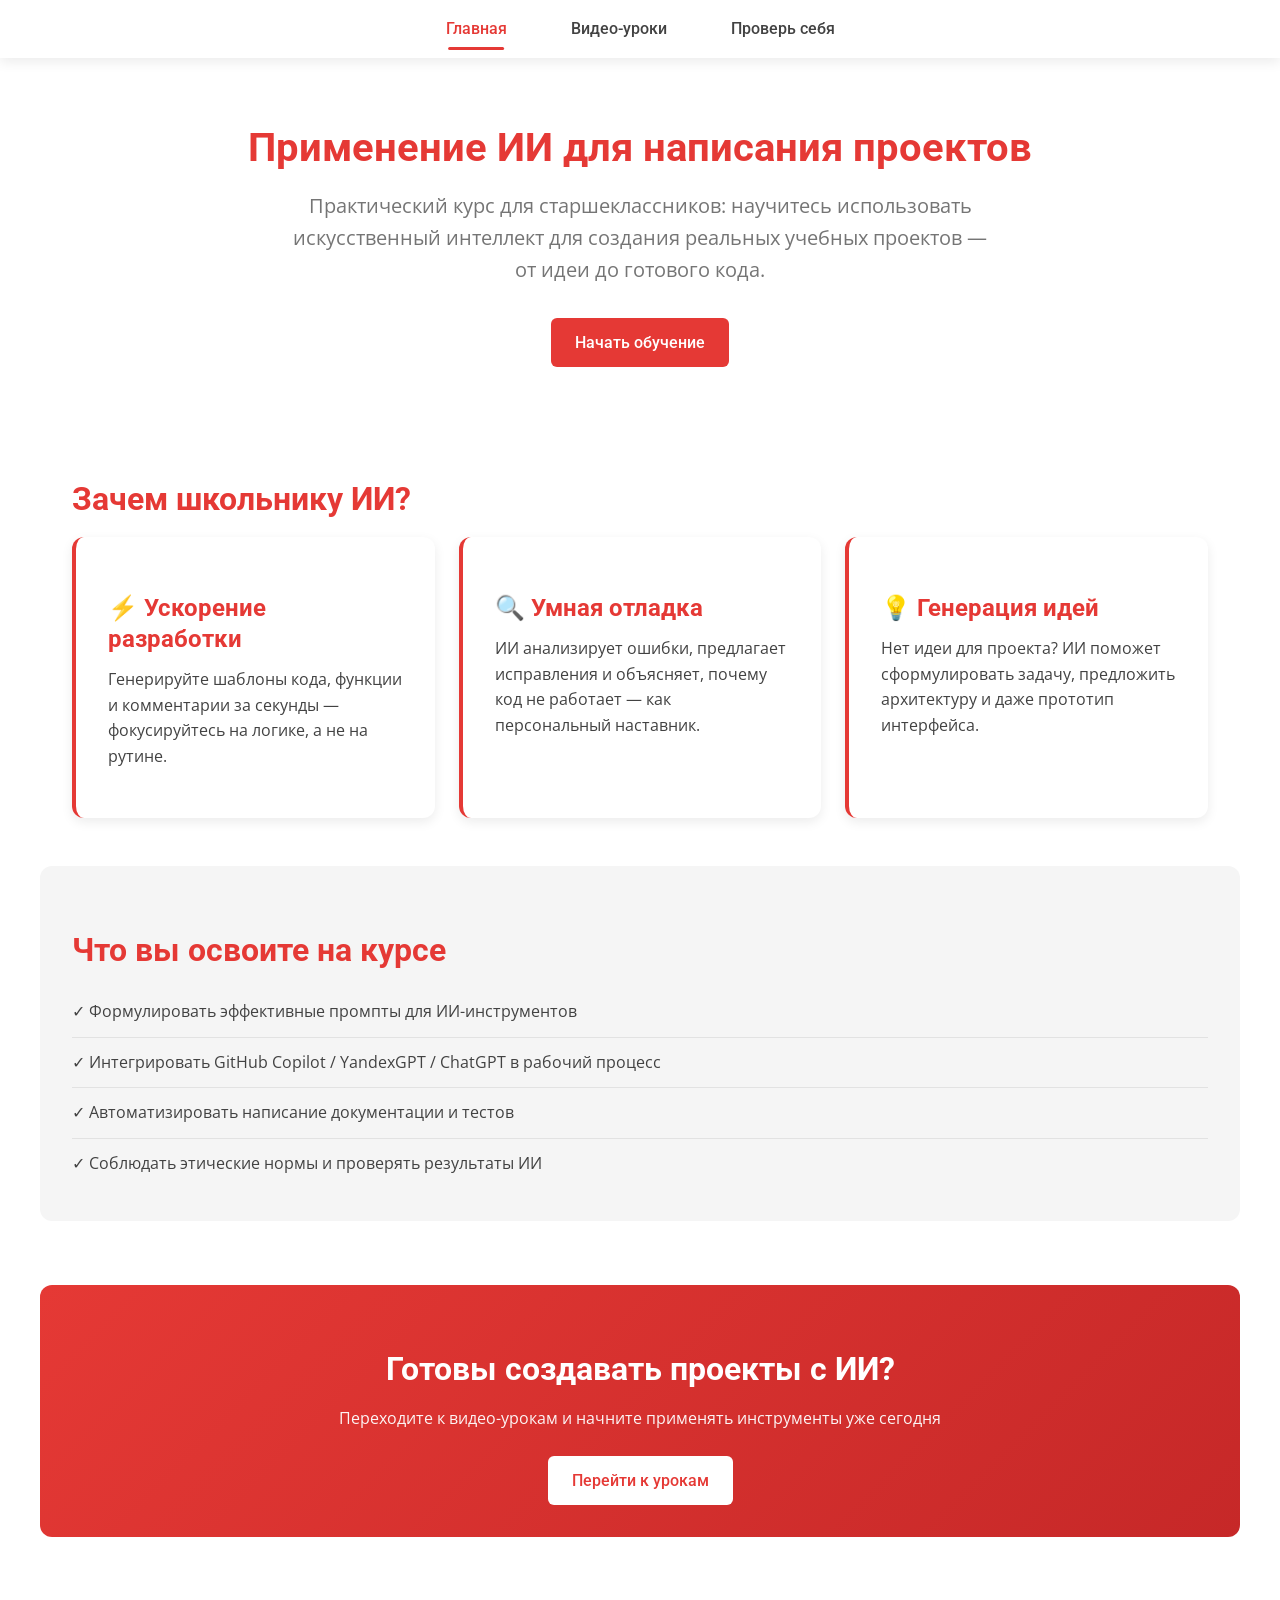
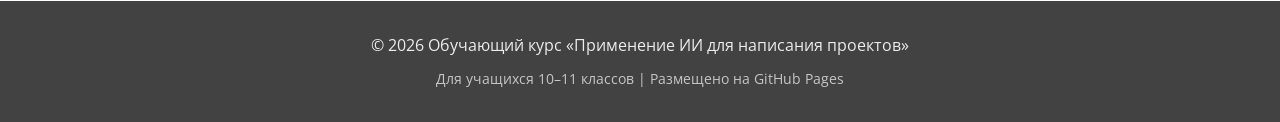
<file: index.html>
<!DOCTYPE html>
<html lang="ru">
<head>
  <meta charset="UTF-8" />
  <meta name="viewport" content="width=device-width, initial-scale=1.0"/>
  <title>Применение ИИ для написания проектов | Обучающий курс</title>
  <meta name="description" content="Практический курс для 10-11 классов: как интегрировать ИИ-инструменты в учебные проекты по программированию">
  
  <!-- Шрифты -->
  <link rel="preconnect" href="https://fonts.googleapis.com">
  <link rel="preconnect" href="https://fonts.gstatic.com" crossorigin>
  <link href="https://fonts.googleapis.com/css2?family=Open+Sans:wght@400;600&family=Roboto:wght@500;700&display=swap" rel="stylesheet">
  
  <!-- Стили -->
  <link rel="stylesheet" href="style.css">
</head>
<body>
  <!-- Навигация -->
  <nav class="nav">
    <div class="container">
      <ul class="nav__list">
        <li><a href="index.html" class="nav__link">Главная</a></li>
        <li><a href="lessons.html" class="nav__link">Видео-уроки</a></li>
        <li><a href="quiz.html" class="nav__link">Проверь себя</a></li>
      </ul>
    </div>
  </nav>

  <!-- Герой-секция -->
  <header class="container animate-on-scroll" style="padding: 4rem 2rem; text-align: center;">
    <h1>Применение ИИ для написания проектов</h1>
    <p style="font-size: 1.25rem; max-width: 700px; margin: 0 auto 2rem; color: var(--color-gray-medium);">
      Практический курс для старшеклассников: научитесь использовать искусственный интеллект 
      для создания реальных учебных проектов — от идеи до готового кода.
    </p>
    <a href="lessons.html" class="btn">Начать обучение</a>
  </header>

  <!-- Блок: Зачем ИИ в проектах? -->
  <section class="container" style="margin: 3rem auto;">
    <h2 class="animate-on-scroll">Зачем школьнику ИИ?</h2>
    <div style="display: grid; grid-template-columns: repeat(auto-fit, minmax(280px, 1fr)); gap: 1.5rem;">
      <div class="card animate-on-scroll">
        <h3>⚡ Ускорение разработки</h3>
        <p>Генерируйте шаблоны кода, функции и комментарии за секунды — фокусируйтесь на логике, а не на рутине.</p>
      </div>
      <div class="card animate-on-scroll">
        <h3>🔍 Умная отладка</h3>
        <p>ИИ анализирует ошибки, предлагает исправления и объясняет, почему код не работает — как персональный наставник.</p>
      </div>
      <div class="card animate-on-scroll">
        <h3>💡 Генерация идей</h3>
        <p>Нет идеи для проекта? ИИ поможет сформулировать задачу, предложить архитектуру и даже прототип интерфейса.</p>
      </div>
    </div>
  </section>

  <!-- Блок: Что вы освоите -->
  <section class="container" style="margin: 3rem auto; background: var(--color-gray-light); padding: 2rem; border-radius: 12px;">
    <h2 class="animate-on-scroll">Что вы освоите на курсе</h2>
    <ul style="list-style: none; padding-left: 0;">
      <li class="animate-on-scroll" style="padding: 0.75rem 0; border-bottom: 1px solid rgba(0,0,0,0.08);">✓ Формулировать эффективные промпты для ИИ-инструментов</li>
      <li class="animate-on-scroll" style="padding: 0.75rem 0; border-bottom: 1px solid rgba(0,0,0,0.08);">✓ Интегрировать GitHub Copilot / YandexGPT / ChatGPT в рабочий процесс</li>
      <li class="animate-on-scroll" style="padding: 0.75rem 0; border-bottom: 1px solid rgba(0,0,0,0.08);">✓ Автоматизировать написание документации и тестов</li>
      <li class="animate-on-scroll" style="padding: 0.75rem 0;">✓ Соблюдать этические нормы и проверять результаты ИИ</li>
    </ul>
  </section>

  <!-- CTA -->
  <section class="container" style="text-align: center; margin: 4rem auto; padding: 2rem; background: linear-gradient(135deg, var(--color-red-primary), var(--color-red-dark)); border-radius: 12px; color: white;">
    <h2 style="color: white; margin-bottom: 1rem;">Готовы создавать проекты с ИИ?</h2>
    <p style="margin-bottom: 1.5rem; opacity: 0.95;">Переходите к видео-урокам и начните применять инструменты уже сегодня</p>
    <a href="lessons.html" class="btn" style="background: white; color: var(--color-red-primary);">Перейти к урокам</a>
  </section>

  <!-- Футер -->
  <footer style="background: var(--color-gray-dark); color: white; padding: 2rem 0; margin-top: 4rem; text-align: center;">
    <div class="container">
      <p style="margin: 0; opacity: 0.9;">© 2026 Обучающий курс «Применение ИИ для написания проектов»</p>
      <p style="margin: 0.5rem 0 0; font-size: 0.9rem; opacity: 0.7;">Для учащихся 10–11 классов | Размещено на GitHub Pages</p>
    </div>
  </footer>

  <!-- Скрипты -->
  <script src="main.js"></script>
</body>
</html>
</file>
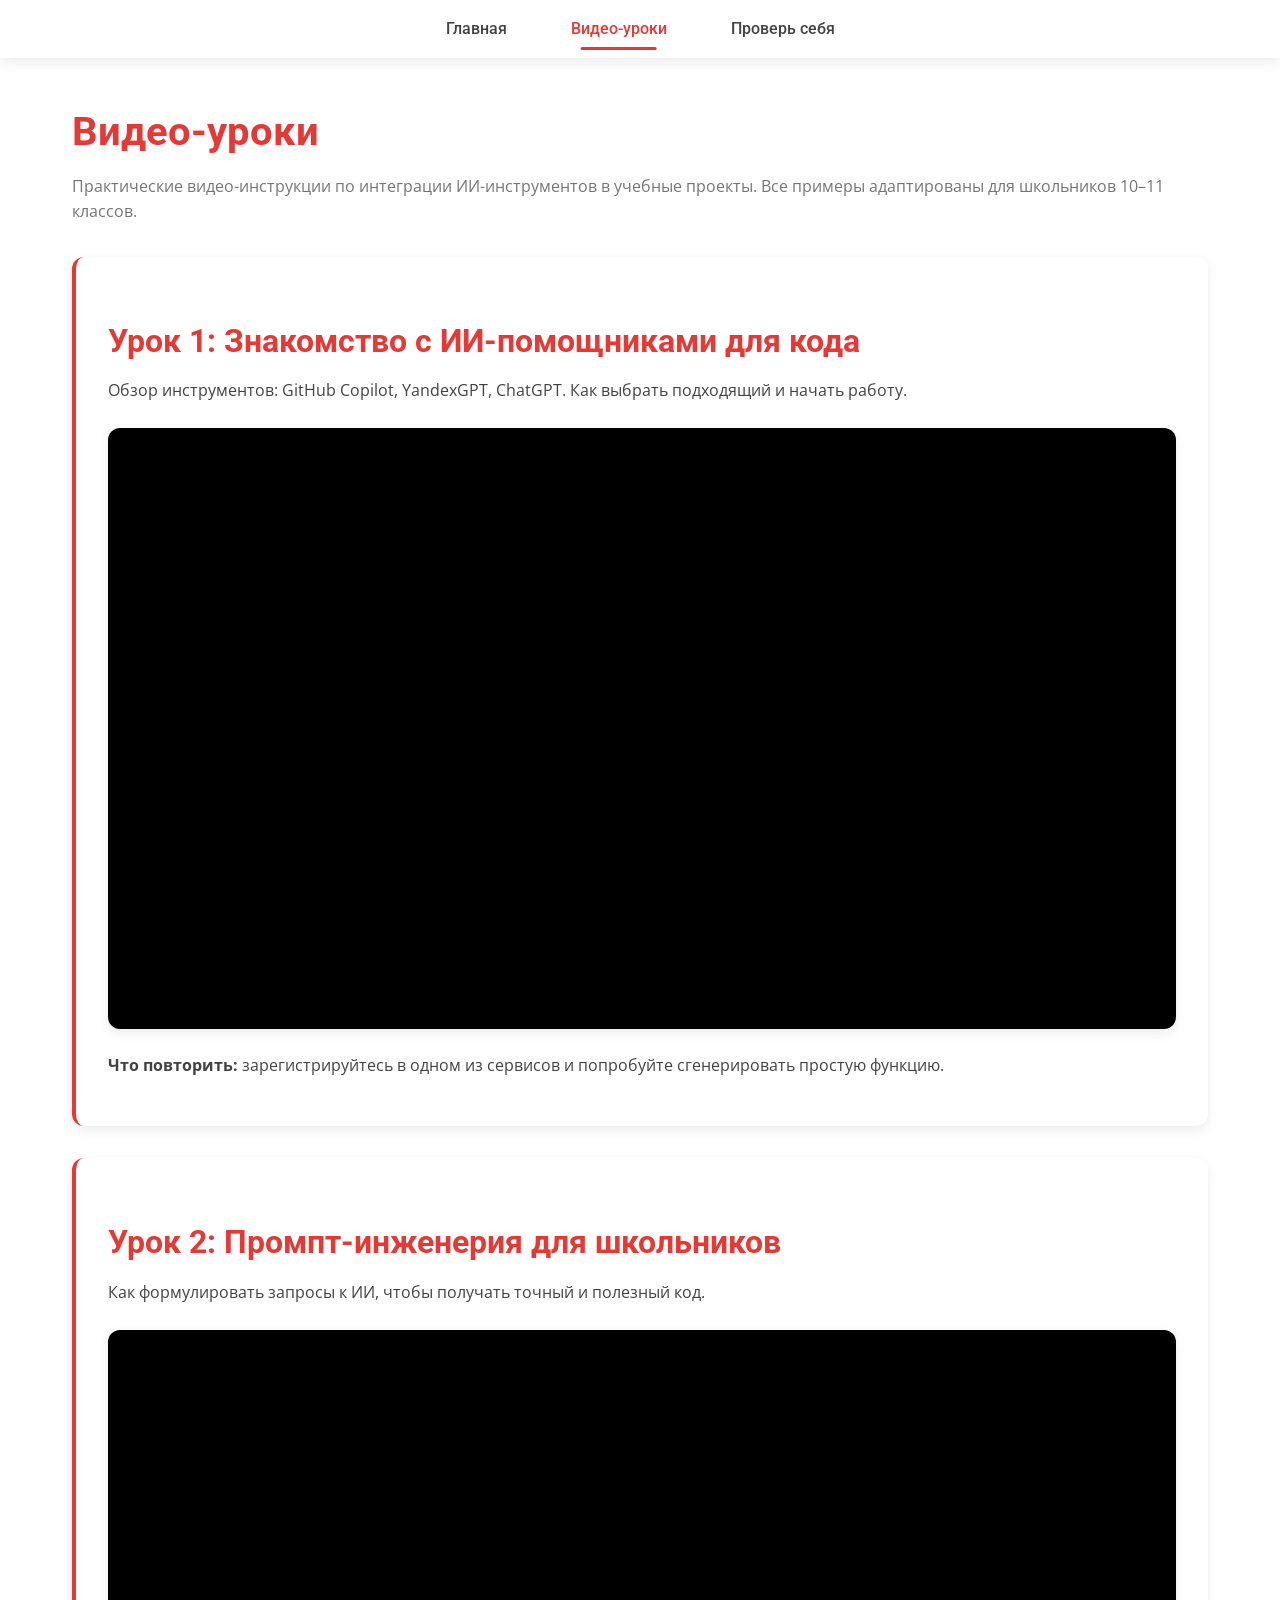
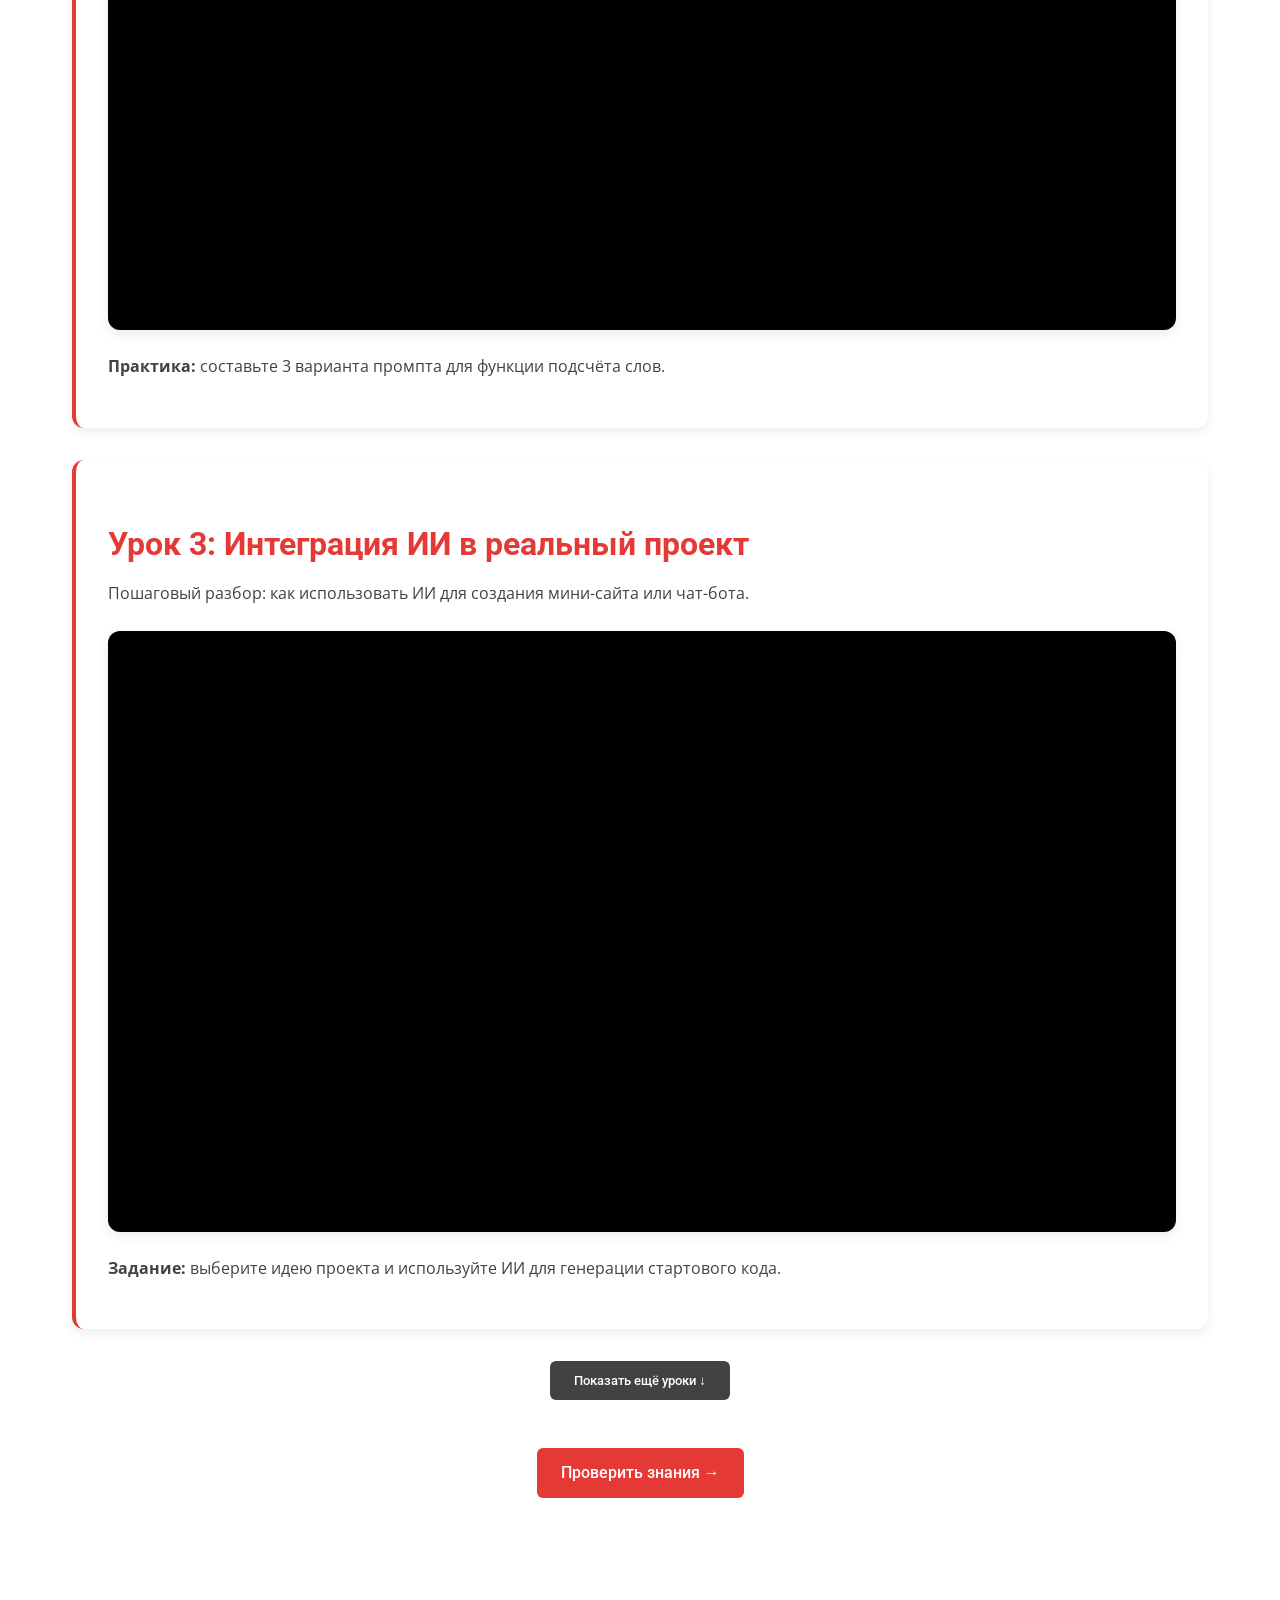
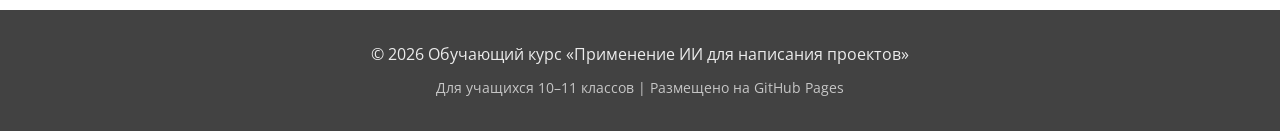
<file: lessons.html>
<!DOCTYPE html>
<html lang="ru">
<head>
  <meta charset="UTF-8" />
  <meta name="viewport" content="width=device-width, initial-scale=1.0"/>
  <title>Видео-уроки | Применение ИИ для написания проектов</title>
  <link rel="preconnect" href="https://fonts.googleapis.com">
  <link rel="preconnect" href="https://fonts.gstatic.com" crossorigin>
  <link href="https://fonts.googleapis.com/css2?family=Open+Sans:wght@400;600&family=Roboto:wght@500;700&display=swap" rel="stylesheet">
  <link rel="stylesheet" href="style.css">
</head>
<body>
  <nav class="nav">
    <div class="container">
      <ul class="nav__list">
        <li><a href="index.html" class="nav__link">Главная</a></li>
        <li><a href="lessons.html" class="nav__link">Видео-уроки</a></li>
        <li><a href="quiz.html" class="nav__link">Проверь себя</a></li>
      </ul>
    </div>
  </nav>

  <main class="container" style="padding: 3rem 2rem;">
    <h1 class="animate-on-scroll">Видео-уроки</h1>
    <p class="animate-on-scroll" style="margin-bottom: 2rem; color: var(--color-gray-medium);">
      Практические видео-инструкции по интеграции ИИ-инструментов в учебные проекты. 
      Все примеры адаптированы для школьников 10–11 классов.
    </p>

    <!-- Уроки 1-3 (видимы сразу) -->
    <article class="card animate-on-scroll lesson-card" style="margin-bottom: 2rem;">
      <h2>Урок 1: Знакомство с ИИ-помощниками для кода</h2>
      <p>Обзор инструментов: GitHub Copilot, YandexGPT, ChatGPT. Как выбрать подходящий и начать работу.</p>
      <div class="video-wrapper">
        <iframe 
          src="https://rutube.ru/play/embed/d5f4251b49ed28047ba2858c56621e92/" 
          allow="clipboard-write; autoplay; encrypted-media; picture-in-picture" 
          loading="lazy"
          referrerpolicy="strict-origin-when-cross-origin"
          sandbox="allow-same-origin allow-scripts allow-popups allow-forms">
        </iframe>
      </div>
      <p><strong>Что повторить:</strong> зарегистрируйтесь в одном из сервисов и попробуйте сгенерировать простую функцию.</p>
    </article>

    <article class="card animate-on-scroll lesson-card" style="margin-bottom: 2rem;">
      <h2>Урок 2: Промпт-инженерия для школьников</h2>
      <p>Как формулировать запросы к ИИ, чтобы получать точный и полезный код.</p>
      <div class="video-wrapper">
        <iframe 
          src="https://rutube.ru/play/embed/a98b640fc370b95e6649c2b55e90e3cd/" 
          allow="clipboard-write; autoplay; encrypted-media; picture-in-picture" 
          loading="lazy"
          referrerpolicy="strict-origin-when-cross-origin"
          sandbox="allow-same-origin allow-scripts allow-popups allow-forms">
        </iframe>
      </div>
      <p><strong>Практика:</strong> составьте 3 варианта промпта для функции подсчёта слов.</p>
    </article>

    <article class="card animate-on-scroll lesson-card" style="margin-bottom: 2rem;">
      <h2>Урок 3: Интеграция ИИ в реальный проект</h2>
      <p>Пошаговый разбор: как использовать ИИ для создания мини-сайта или чат-бота.</p>
      <div class="video-wrapper">
        <iframe 
          src="https://rutube.ru/play/embed/47148c9d93055f2cf6164f56dd0aab50/" 
          allow="clipboard-write; autoplay; encrypted-media; picture-in-picture" 
          loading="lazy"
          referrerpolicy="strict-origin-when-cross-origin"
          sandbox="allow-same-origin allow-scripts allow-popups allow-forms">
        </iframe>
      </div>
      <p><strong>Задание:</strong> выберите идею проекта и используйте ИИ для генерации стартового кода.</p>
    </article>

    <!-- Кнопка "Показать ещё" -->
    <div style="text-align: center; margin: 2rem 0;">
      <button id="show-more-videos" class="btn" style="background: var(--color-gray-dark);">Показать ещё уроки ↓</button>
    </div>

    <!-- Уроки 4-9 (скрыты через класс .hidden, БЕЗ инлайн display:none) -->
    <article class="card animate-on-scroll lesson-card hidden" style="margin-bottom: 2rem;">
      <h2>Урок 4: Отладка кода с помощью ИИ</h2>
      <p>Как ИИ анализирует ошибки и предлагает исправления.</p>
      <div class="video-wrapper">
        <iframe 
          src="https://rutube.ru/play/embed/899147c7a02e7e1644f83ebb9db0afc2/" 
          allow="clipboard-write; autoplay; encrypted-media; picture-in-picture" 
          loading="lazy"
          referrerpolicy="strict-origin-when-cross-origin"
          sandbox="allow-same-origin allow-scripts allow-popups allow-forms">
        </iframe>
      </div>
    </article>

    <article class="card animate-on-scroll lesson-card hidden" style="margin-bottom: 2rem;">
      <h2>Урок 5: Генерация документации</h2>
      <p>Автоматическое создание комментариев и README на основе кода.</p>
      <div class="video-wrapper">
        <iframe 
          src="https://rutube.ru/play/embed/e88e316d7f496cf79e93c7ef24a9c4a5/" 
          allow="clipboard-write; autoplay; encrypted-media; picture-in-picture" 
          loading="lazy"
          referrerpolicy="strict-origin-when-cross-origin"
          sandbox="allow-same-origin allow-scripts allow-popups allow-forms">
        </iframe>
      </div>
    </article>

    <article class="card animate-on-scroll lesson-card hidden" style="margin-bottom: 2rem;">
      <h2>Урок 6: ИИ для тестирования</h2>
      <p>Генерация юнит-тестов и тестовых данных.</p>
      <div class="video-wrapper">
        <iframe 
          src="https://rutube.ru/play/embed/c4c23654dd23f85b609067338c9dea9f/" 
          allow="clipboard-write; autoplay; encrypted-media; picture-in-picture" 
          loading="lazy"
          referrerpolicy="strict-origin-when-cross-origin"
          sandbox="allow-same-origin allow-scripts allow-popups allow-forms">
        </iframe>
      </div>
    </article>

    <article class="card animate-on-scroll lesson-card hidden" style="margin-bottom: 2rem;">
      <h2>Урок 7: Этика и безопасность</h2>
      <p>Что можно и нельзя доверять ИИ в учебных проектах.</p>
      <div class="video-wrapper">
        <iframe 
          src="https://rutube.ru/play/embed/5f407114159a3e4009f5bc1eebf28fc3/" 
          allow="clipboard-write; autoplay; encrypted-media; picture-in-picture" 
          loading="lazy"
          referrerpolicy="strict-origin-when-cross-origin"
          sandbox="allow-same-origin allow-scripts allow-popups allow-forms">
        </iframe>
      </div>
    </article>

    <article class="card animate-on-scroll lesson-card hidden" style="margin-bottom: 2rem;">
      <h2>Урок 8: Оптимизация кода с ИИ</h2>
      <p>Рефакторинг, упрощение логики, улучшение читаемости.</p>
      <div class="video-wrapper">
        <iframe 
          src="https://rutube.ru/play/embed/2b4a584b9f6b95edf3e07ee4a1fa3e21/" 
          allow="clipboard-write; autoplay; encrypted-media; picture-in-picture" 
          loading="lazy"
          referrerpolicy="strict-origin-when-cross-origin"
          sandbox="allow-same-origin allow-scripts allow-popups allow-forms">
        </iframe>
      </div>
    </article>

    <article class="card animate-on-scroll lesson-card hidden" style="margin-bottom: 2rem;">
      <h2>Урок 9: Финальный проект с ИИ</h2>
      <p>Собираем всё вместе: от идеи до публикации на GitHub Pages.</p>
      <div class="video-wrapper">
        <iframe 
          src="https://rutube.ru/play/embed/cb8f4b4ae6ea52bbe570aa0ba8ec103f/" 
          allow="clipboard-write; autoplay; encrypted-media; picture-in-picture" 
          loading="lazy"
          referrerpolicy="strict-origin-when-cross-origin"
          sandbox="allow-same-origin allow-scripts allow-popups allow-forms">
        </iframe>
      </div>
    </article>

    <div style="text-align: center; margin-top: 3rem;">
      <a href="quiz.html" class="btn">Проверить знания →</a>
    </div>
  </main>

  <footer style="background: var(--color-gray-dark); color: white; padding: 2rem 0; margin-top: 4rem; text-align: center;">
    <div class="container">
      <p style="margin: 0; opacity: 0.9;">© 2026 Обучающий курс «Применение ИИ для написания проектов»</p>
      <p style="margin: 0.5rem 0 0; font-size: 0.9rem; opacity: 0.7;">Для учащихся 10–11 классов | Размещено на GitHub Pages</p>
    </div>
  </footer>

  <script src="main.js"></script>
</body>
</html>
</file>
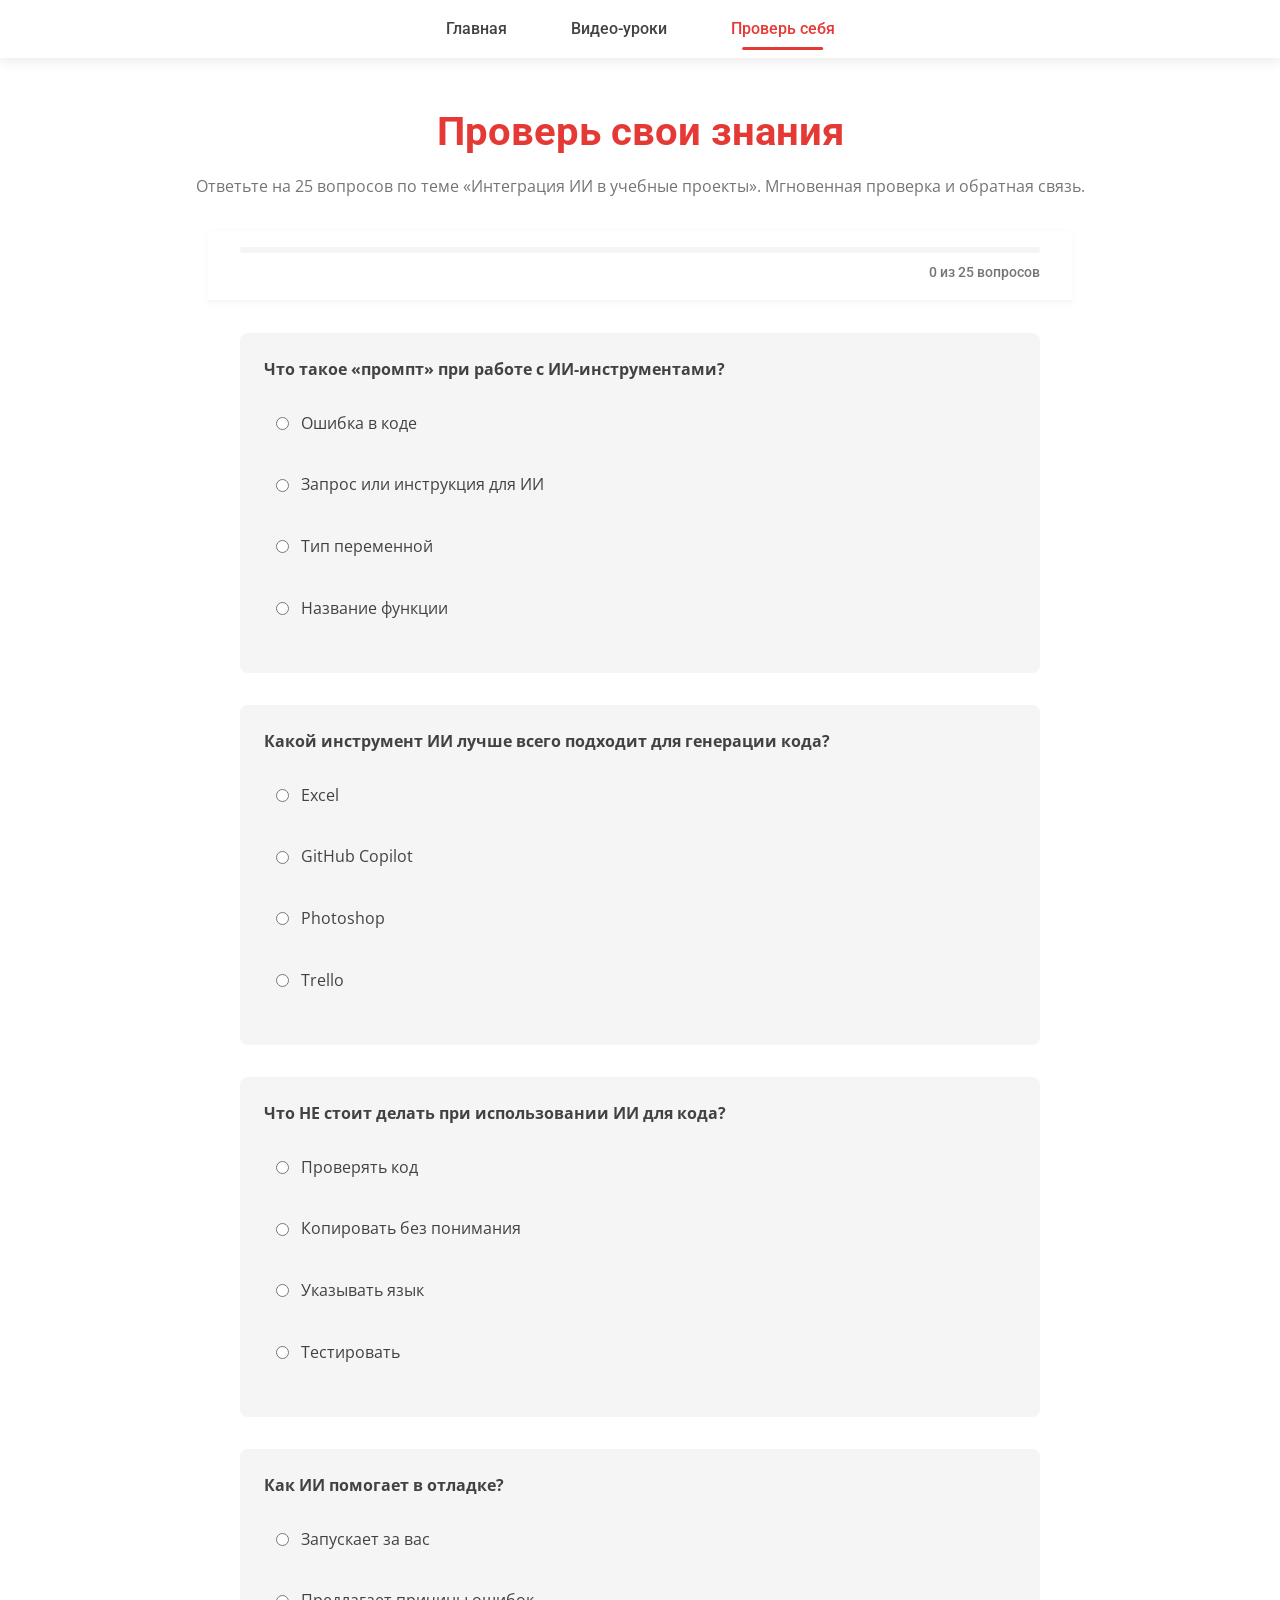
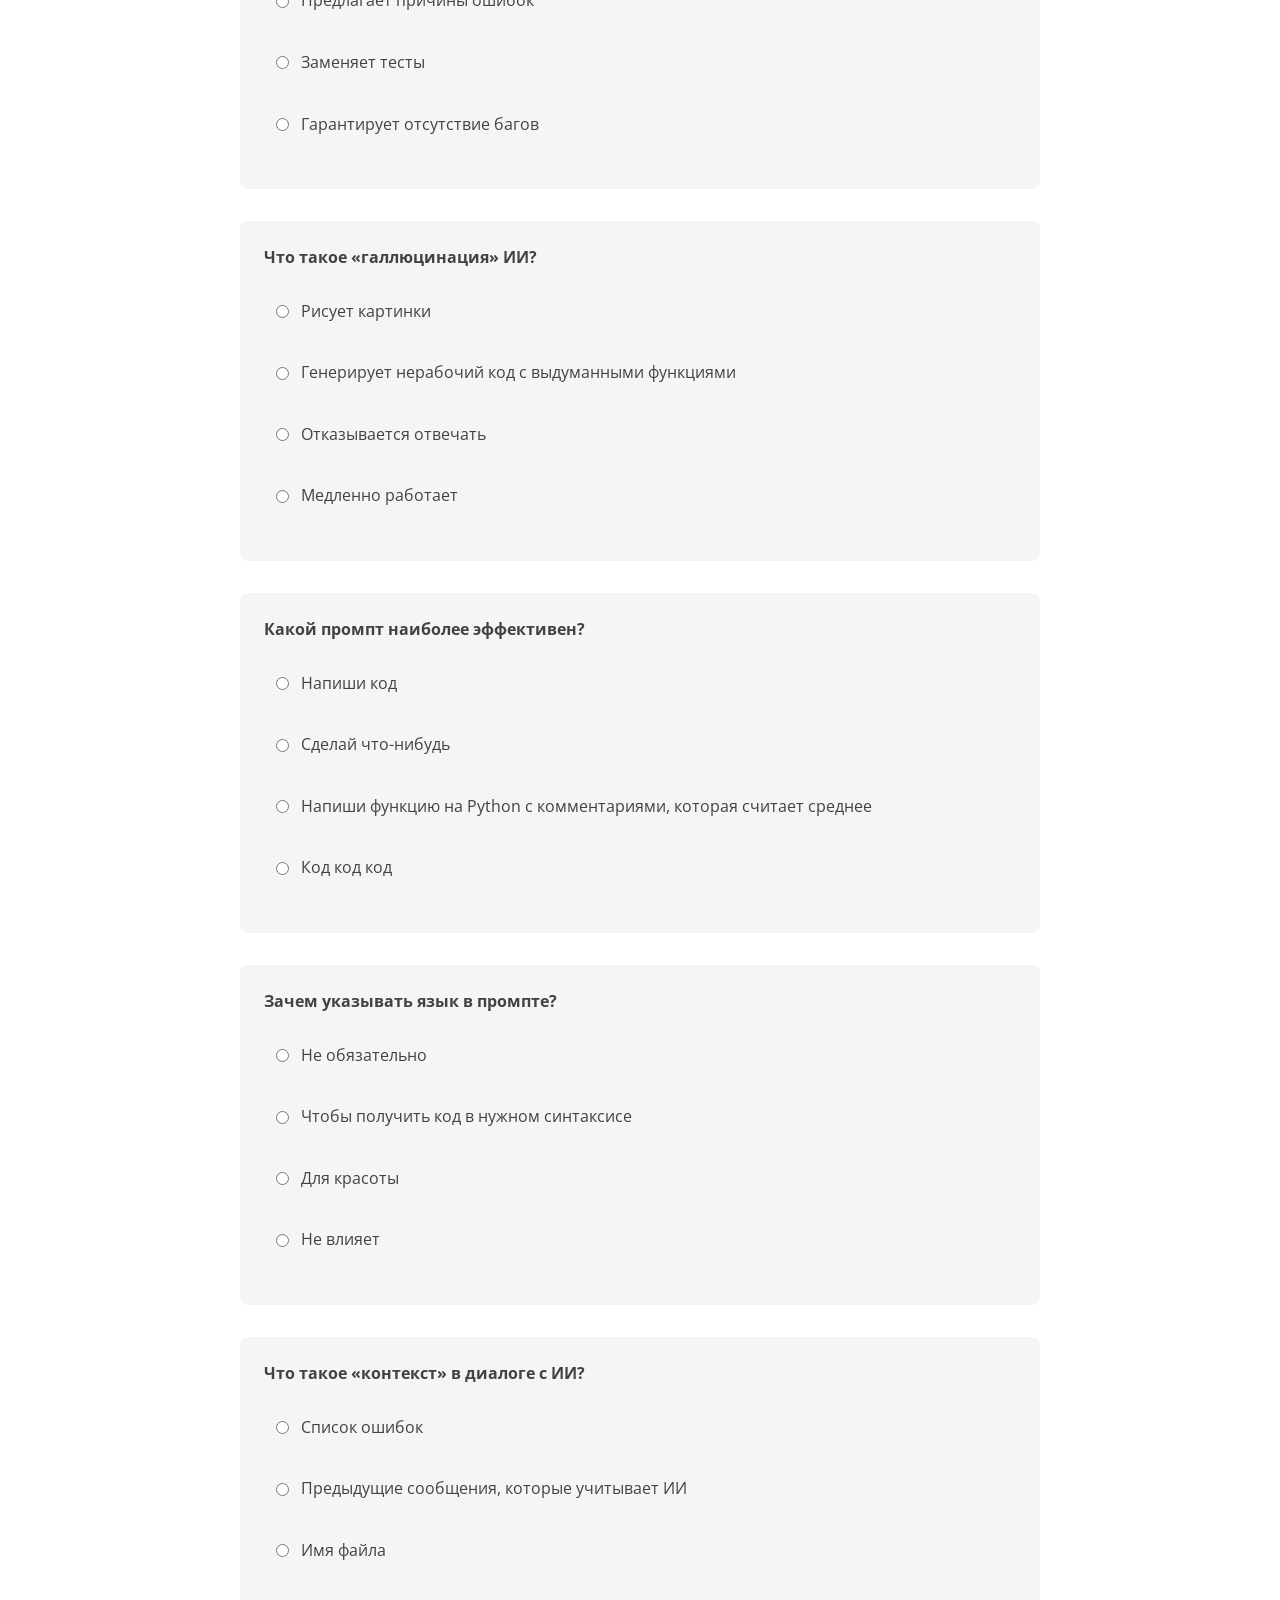
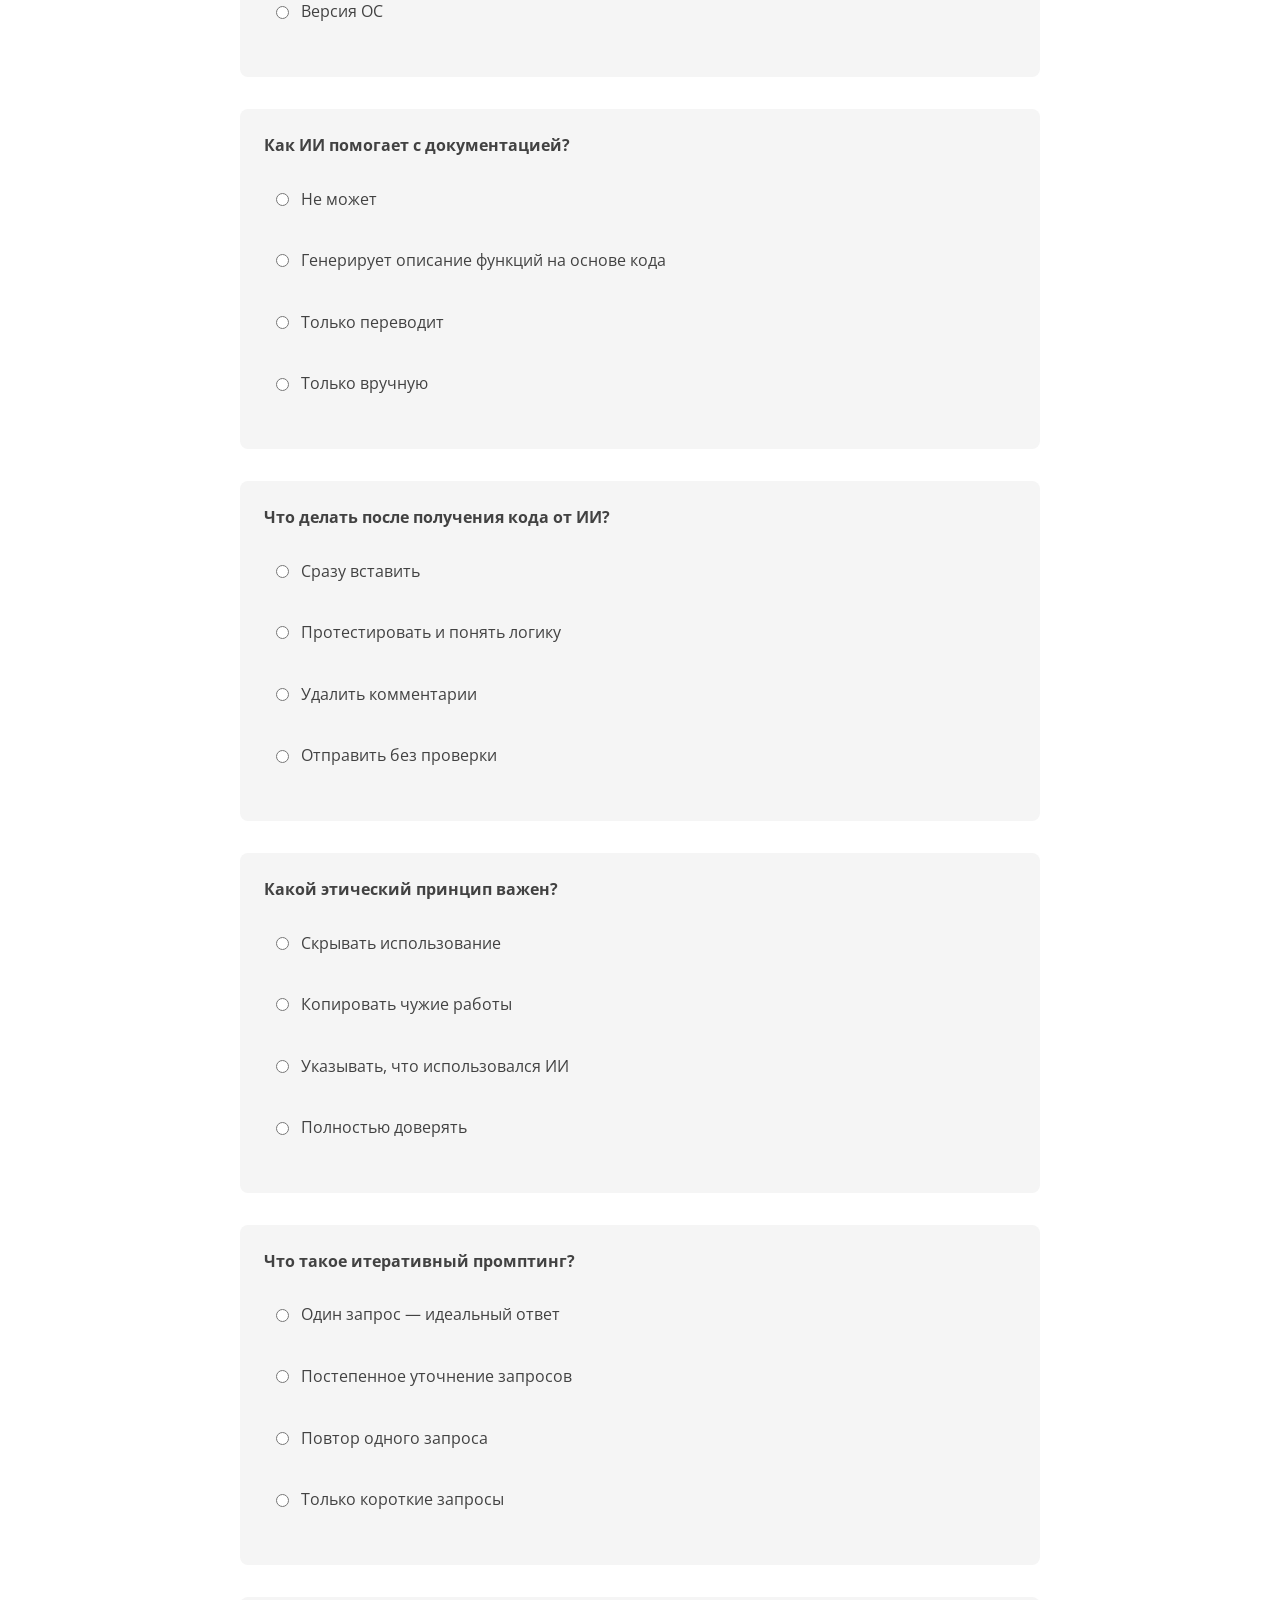
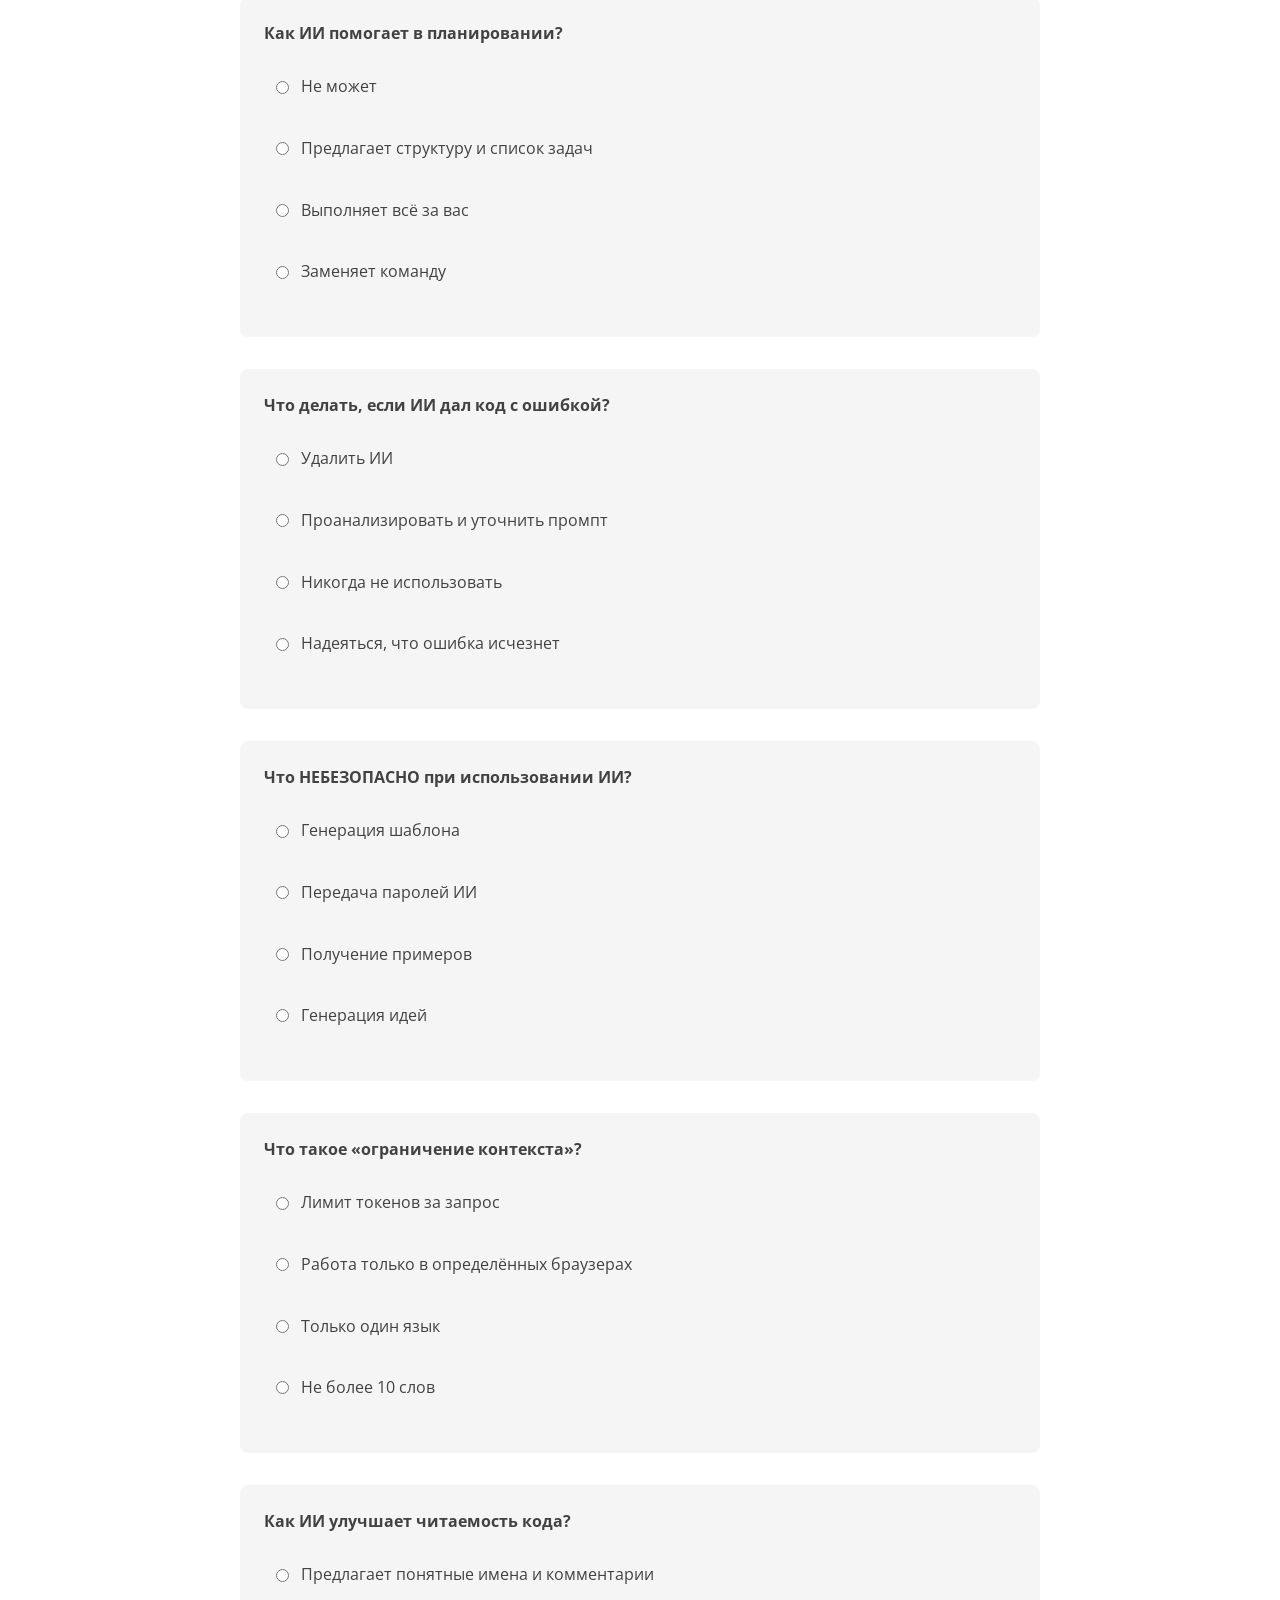
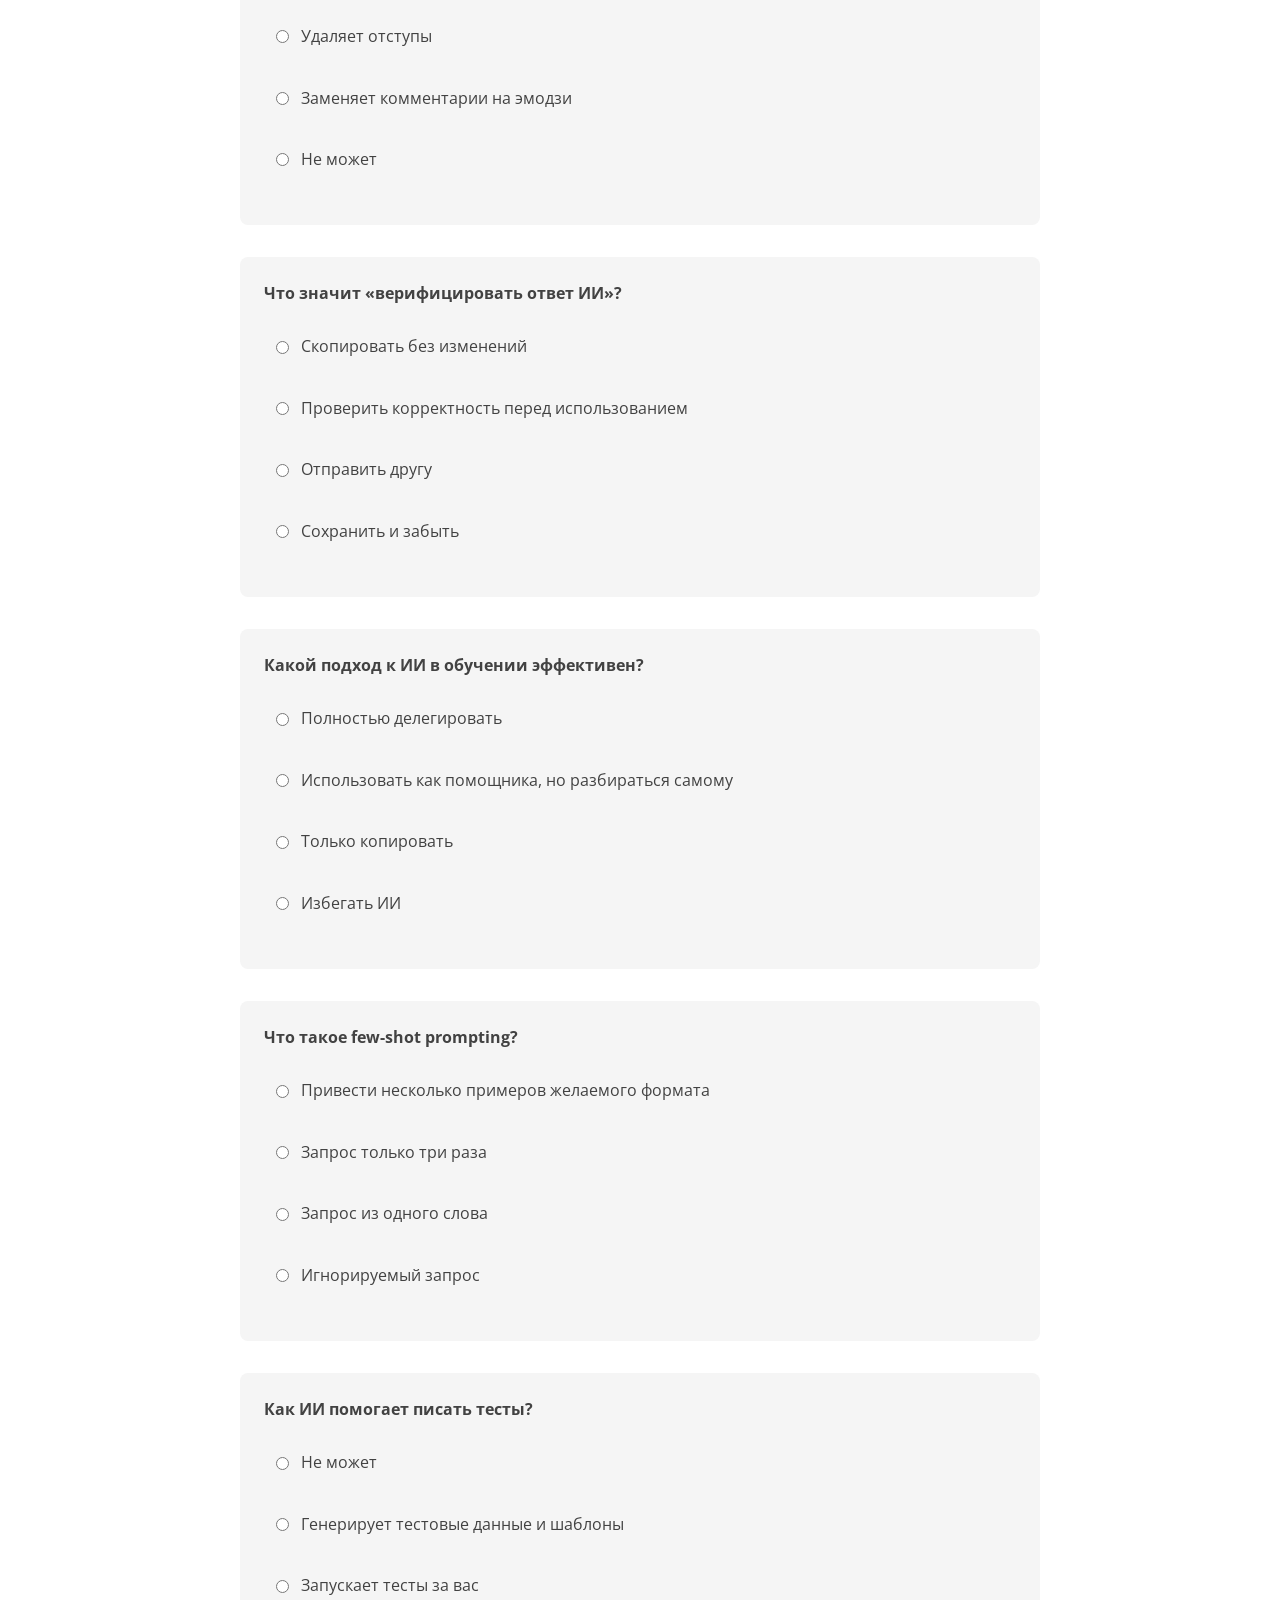
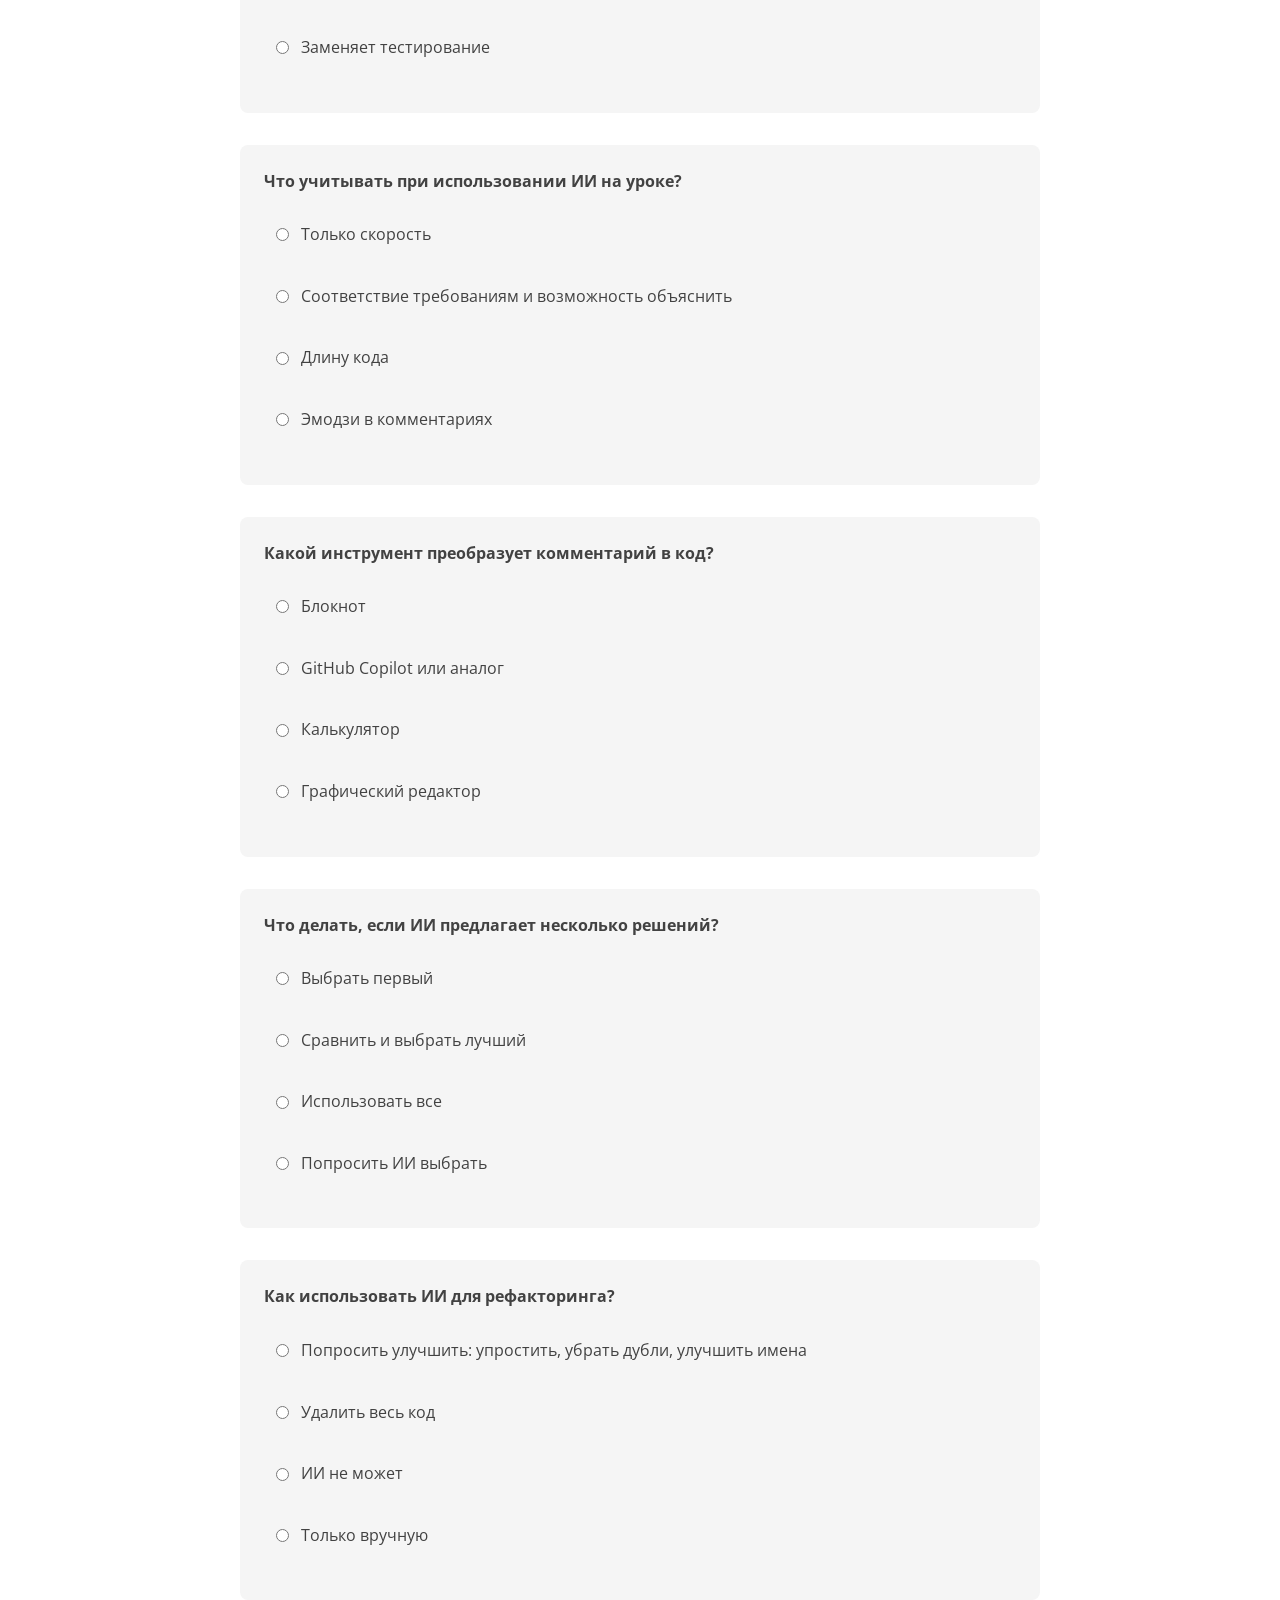
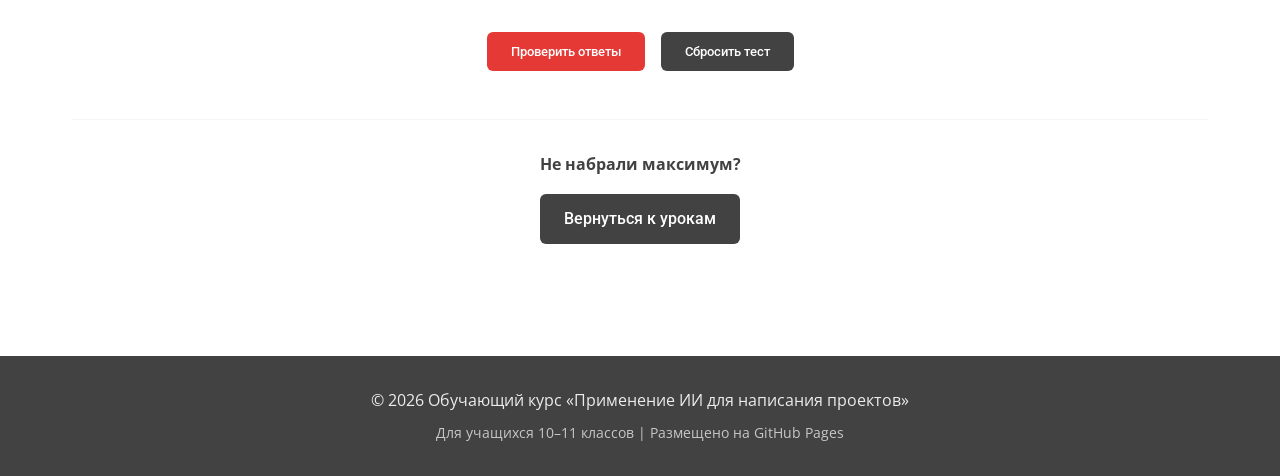
<file: quiz.html>
<!DOCTYPE html>
<html lang="ru">
<head>
  <meta charset="UTF-8" />
  <meta name="viewport" content="width=device-width, initial-scale=1.0"/>
  <title>Проверь себя | Применение ИИ для написания проектов</title>
  <link rel="preconnect" href="https://fonts.googleapis.com">
  <link rel="preconnect" href="https://fonts.gstatic.com" crossorigin>
  <link href="https://fonts.googleapis.com/css2?family=Open+Sans:wght@400;600&family=Roboto:wght@500;700&display=swap" rel="stylesheet">
  <link rel="stylesheet" href="style.css">
</head>
<body>
  <nav class="nav">
    <div class="container">
      <ul class="nav__list">
        <li><a href="index.html" class="nav__link">Главная</a></li>
        <li><a href="lessons.html" class="nav__link">Видео-уроки</a></li>
        <li><a href="quiz.html" class="nav__link">Проверь себя</a></li>
      </ul>
    </div>
  </nav>

  <main class="container" style="padding: 3rem 2rem;">
    <h1 class="animate-on-scroll" style="text-align: center;">Проверь свои знания</h1>
    <p class="animate-on-scroll" style="text-align: center; margin-bottom: 2rem; color: var(--color-gray-medium);">
      Ответьте на 25 вопросов по теме «Интеграция ИИ в учебные проекты». 
      Мгновенная проверка и обратная связь.
    </p>

      <form id="ai-quiz" class="quiz-container">
  <!-- Прогресс-бар -->
  <div class="quiz-progress">
    <div class="quiz-progress__bar">
      <div class="quiz-progress__fill" id="progress-fill"></div>
    </div>
    <div class="quiz-progress__text"><span id="progress-count">0</span> из <span id="progress-total">25</span> вопросов</div>
  </div>
  
  <div class="quiz-questions"></div>
  
  <div class="quiz-actions">
  <button type="submit" class="btn">Проверить ответы</button>
  <button type="button" id="reset-quiz" class="btn btn-secondary">Сбросить тест</button>
</div>
  
  <div id="quiz-result" class="result"></div>
</form>


    <div style="text-align: center; margin-top: 3rem; padding-top: 2rem; border-top: 1px solid var(--color-gray-light);">
      <p style="margin-bottom: 1rem;"><strong>Не набрали максимум?</strong></p>
      <a href="lessons.html" class="btn" style="background: var(--color-gray-dark);">Вернуться к урокам</a>
    </div>
  </main>

  <footer style="background: var(--color-gray-dark); color: white; padding: 2rem 0; margin-top: 4rem; text-align: center;">
    <div class="container">
      <p style="margin: 0; opacity: 0.9;">© 2026 Обучающий курс «Применение ИИ для написания проектов»</p>
      <p style="margin: 0.5rem 0 0; font-size: 0.9rem; opacity: 0.7;">Для учащихся 10–11 классов | Размещено на GitHub Pages</p>
    </div>
  </footer>

  <script src="main.js"></script>
</body>
</html>
</file>
<file: style.css>
:root {
  /* Цветовая палитра — Вариант 4 */
  --color-red-primary: #E53935;
  --color-red-dark: #C62828;
  --color-gray-dark: #424242;
  --color-gray-medium: #757575;
  --color-gray-light: #F5F5F5;
  --color-white: #FFFFFF;
  
  /* Шрифты */
  --font-heading: 'Roboto', sans-serif;
  --font-body: 'Open Sans', sans-serif;
  
  /* Анимации */
  --transition-smooth: all 0.3s cubic-bezier(0.4, 0, 0.2, 1);
  --shadow-card: 0 4px 12px rgba(0, 0, 0, 0.08);
  --shadow-hover: 0 8px 24px rgba(198, 40, 40, 0.15);
}

/* Сброс и базовые стили */
*, *::before, *::after { box-sizing: border-box; margin: 0; padding: 0; }
html { scroll-behavior: smooth; }
body {
  font-family: var(--font-body);
  color: var(--color-gray-dark);
  background: var(--color-white);
  line-height: 1.6;
  overflow-x: hidden;
}

/* Типографика */
h1, h2, h3, h4 {
  font-family: var(--font-heading);
  font-weight: 700;
  color: var(--color-red-primary);
  line-height: 1.3;
}
h1 { font-size: 2.5rem; margin-bottom: 1rem; }
h2 { font-size: 2rem; margin: 2rem 0 1rem; }
h3 { font-size: 1.5rem; margin: 1.5rem 0 0.75rem; }
p { margin-bottom: 1rem; }

/* Контейнер */
.container {
  max-width: 1200px;
  margin: 0 auto;
  padding: 0 2rem;
}

/* Навигация */
.nav {
  position: sticky;
  top: 0;
  background: var(--color-white);
  box-shadow: var(--shadow-card);
  z-index: 1000;
  padding: 1rem 0;
}
.nav__list {
  display: flex;
  justify-content: center;
  gap: 2rem;
  list-style: none;
}
.nav__link {
  text-decoration: none;
  color: var(--color-gray-dark);
  font-family: var(--font-heading);
  font-weight: 500;
  padding: 0.5rem 1rem;
  border-radius: 4px;
  transition: var(--transition-smooth);
  position: relative;
}
.nav__link:hover,
.nav__link.active {
  color: var(--color-red-primary);
}
.nav__link.active::after {
  content: '';
  position: absolute;
  bottom: -4px;
  left: 50%;
  transform: translateX(-50%);
  width: 60%;
  height: 3px;
  background: var(--color-red-primary);
  border-radius: 2px;
}

/* Карточки */
.card {
  background: var(--color-white);
  border-radius: 12px;
  padding: 2rem;
  box-shadow: var(--shadow-card);
  transition: var(--transition-smooth);
  border-left: 4px solid var(--color-red-primary);
}
.card:hover {
  transform: translateY(-4px);
  box-shadow: var(--shadow-hover);
}

/* Кнопки */
.btn {
  display: inline-block;
  background: var(--color-red-primary);
  color: var(--color-white);
  padding: 0.75rem 1.5rem;
  border-radius: 6px;
  text-decoration: none;
  font-family: var(--font-heading);
  font-weight: 500;
  border: none;
  cursor: pointer;
  transition: var(--transition-smooth);
}
.btn:hover {
  background: var(--color-red-dark);
  transform: translateY(-2px);
}
.btn:active { transform: translateY(0); }
.btn-secondary {
  background: var(--color-gray-dark);
}
.btn-secondary:hover {
  background: var(--color-gray-medium);
}

/* Видео-контейнер */
.video-wrapper {
  position: relative;
  padding-bottom: 56.25%;
  height: 0;
  overflow: hidden;
  border-radius: 12px;
  box-shadow: var(--shadow-card);
  margin: 1.5rem 0;
  background: #000;
}
.video-wrapper iframe {
  position: absolute;
  top: 0;
  left: 0;
  width: 100%;
  height: 100%;
  border: 0;
}

/* Тесты */
.quiz-container {
  max-width: 800px;
  margin: 2rem auto;
}

/* Прогресс-бар квиза */
.quiz-progress {
  position: sticky;
  top: 70px;
  background: var(--color-white);
  padding: 1rem 0;
  border-bottom: 1px solid var(--color-gray-light);
  z-index: 999;
  margin: 0 -2rem 2rem;
  padding: 1rem 2rem;
  box-shadow: 0 2px 8px rgba(0,0,0,0.04);
}
.quiz-progress__bar {
  height: 6px;
  background: var(--color-gray-light);
  border-radius: 3px;
  overflow: hidden;
  margin-bottom: 0.5rem;
}
.quiz-progress__fill {
  height: 100%;
  background: var(--color-red-primary);
  border-radius: 3px;
  width: 0%;
  transition: width 0.3s ease;
}
.quiz-progress__text {
  font-size: 0.9rem;
  color: var(--color-gray-medium);
  font-family: var(--font-heading);
  font-weight: 500;
  text-align: right;
}

.question {
  margin-bottom: 2rem;
  padding: 1.5rem;
  background: var(--color-gray-light);
  border-radius: 8px;
}
.options {
  display: flex;
  flex-direction: column;
  gap: 0.75rem;
  margin: 1rem 0;
}
.option {
  display: flex;
  align-items: center;
  gap: 0.75rem;
  padding: 0.75rem;
  border-radius: 6px;
  cursor: pointer;
  transition: var(--transition-smooth);
}
.option:hover {
  background: rgba(229, 57, 53, 0.08);
}
.option input { accent-color: var(--color-red-primary); }
.feedback {
  margin-top: 1rem;
  padding: 1rem;
  border-radius: 6px;
  font-weight: 500;
  display: none;
}
.feedback.correct {
  background: rgba(46, 125, 50, 0.1);
  color: #2e7d32;
  display: block;
}
.feedback.incorrect {
  background: rgba(198, 40, 40, 0.1);
  color: var(--color-red-dark);
  display: block;
}
.result {
  text-align: center;
  padding: 2rem;
  font-size: 1.25rem;
  font-weight: 600;
  color: var(--color-red-primary);
  display: none;
}
.quiz-actions {
  display: flex;
  gap: 1rem;
  justify-content: center;
  margin: 2rem 0;
  flex-wrap: wrap;
}

/* Анимации при скролле */
.animate-on-scroll {
  opacity: 0;
  transform: translateY(30px);
  transition: opacity 0.6s ease, transform 0.6s ease;
}
.animate-on-scroll.visible {
  opacity: 1;
  transform: translateY(0);
}

/* Скрытые уроки — рабочая версия */
.lesson-card.hidden {
  display: none;
  opacity: 0;
  transform: translateY(10px);
}
.lesson-card.hidden.visible {
  display: block;
  opacity: 1;
  transform: translateY(0);
  animation: fadeInUp 0.4s ease forwards;
}
@keyframes fadeInUp {
  from { opacity: 0; transform: translateY(10px); }
  to { opacity: 1; transform: translateY(0); }
}

/* Адаптивность */
@media (max-width: 768px) {
  h1 { font-size: 2rem; }
  h2 { font-size: 1.75rem; }
  .nav__list { flex-wrap: wrap; gap: 1rem; }
  .container { padding: 0 1.5rem; }
  .card { padding: 1.5rem; }
  .quiz-progress { top: 60px; margin: 0 -1.5rem 2rem; padding: 1rem 1.5rem; }
  .quiz-actions { flex-direction: column; align-items: center; }
}
</file>
